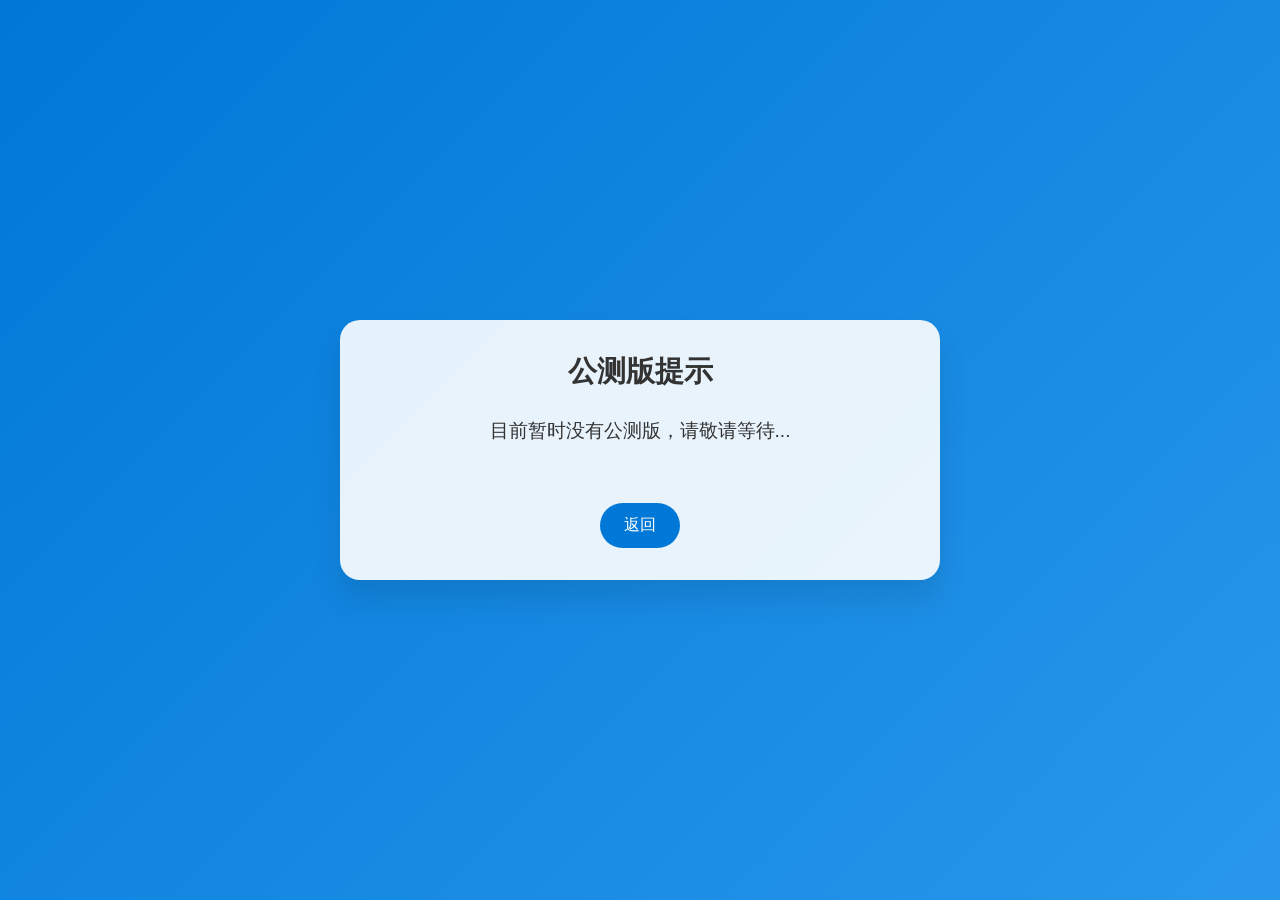
<file: gcb.html>
<!DOCTYPE html>
<html lang="zh-CN">
<head>
    <meta charset="UTF-8">
    <meta name="viewport" content="width=device-width, initial-scale=1.0">
    <title>公测版提示</title>
    <style>
        :root {
            --primary-color: #0078d7;
            --secondary-color: #50b6ff;
            --text-color: #333;
            --light-color: #fff;
            --shadow-color: rgba(0, 0, 0, 0.1);
        }

        * {
            box-sizing: border-box;
            margin: 0;
            padding: 0;
        }

        body {
            font-family: 'Segoe UI', Tahoma, Geneva, Verdana, sans-serif;
            background: linear-gradient(135deg, var(--primary-color), var(--secondary-color));
            margin: 0;
            padding: 0;
            min-height: 100vh;
            display: flex;
            justify-content: center;
            align-items: center;
            text-align: center;
            animation: gradientShift 15s ease infinite;
            background-size: 200% 200%;
        }

        @keyframes gradientShift {
            0% { background-position: 0% 50%; }
            50% { background-position: 100% 50%; }
            100% { background-position: 0% 50%; }
        }

        .notice-container {
            background: rgba(255, 255, 255, 0.9);
            padding: 2rem;
            border-radius: 1.25rem;
            box-shadow: 0 1.25rem 1.875rem var(--shadow-color);
            max-width: 600px;
            width: 90%;
        }

        .notice-title {
            color: var(--text-color);
            margin-bottom: 1.5rem;
            font-size: 1.8rem;
            font-weight: 700;
        }

        .notice-message {
            color: var(--text-color);
            font-size: 1.2rem;
            line-height: 1.6;
            margin-bottom: 2rem;
        }

        .home-link {
            display: inline-block;
            margin-top: 1.5rem;
            padding: 0.75rem 1.5rem;
            background: var(--primary-color);
            color: var(--light-color);
            border-radius: 1.5625rem;
            text-decoration: none;
            font-size: 1rem;
            transition: all 0.3s ease;
        }

        .home-link:hover {
            background: var(--secondary-color);
            transform: translateY(-0.1875rem);
            box-shadow: 0 0.5rem 1.25rem rgba(0, 120, 215, 0.5);
        }

        @media (max-width: 768px) {
            .notice-container {
                padding: 1.5rem;
            }

            .notice-title {
                font-size: 1.5rem;
            }

            .notice-message {
                font-size: 1rem;
            }
        }
    </style>
</head>
<body>
    <div class="notice-container">
        <h1 class="notice-title">公测版提示</h1>
        <p class="notice-message">目前暂时没有公测版，请敬请等待...</p>
        <a href="https://cyrcyrgo.github.io/" class="home-link">返回</a>
    </div>
</body>
</html>
</file>
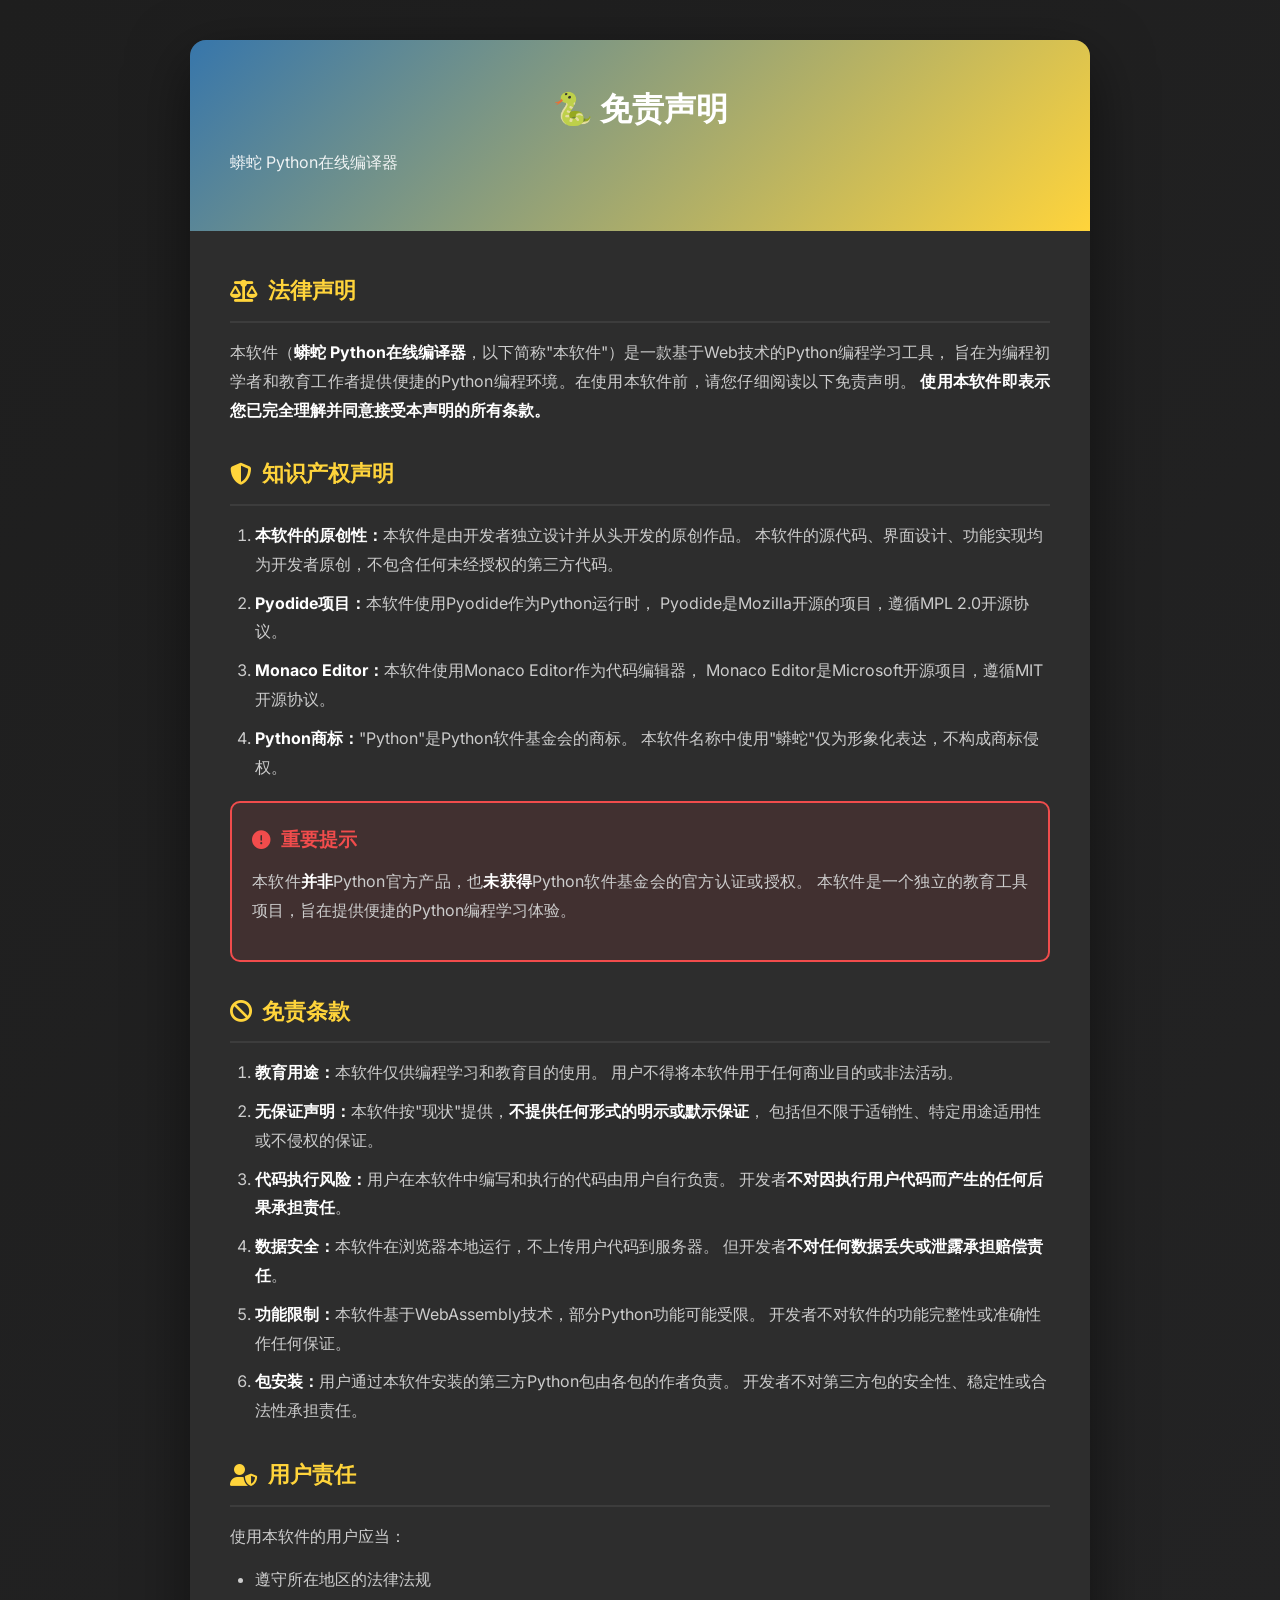
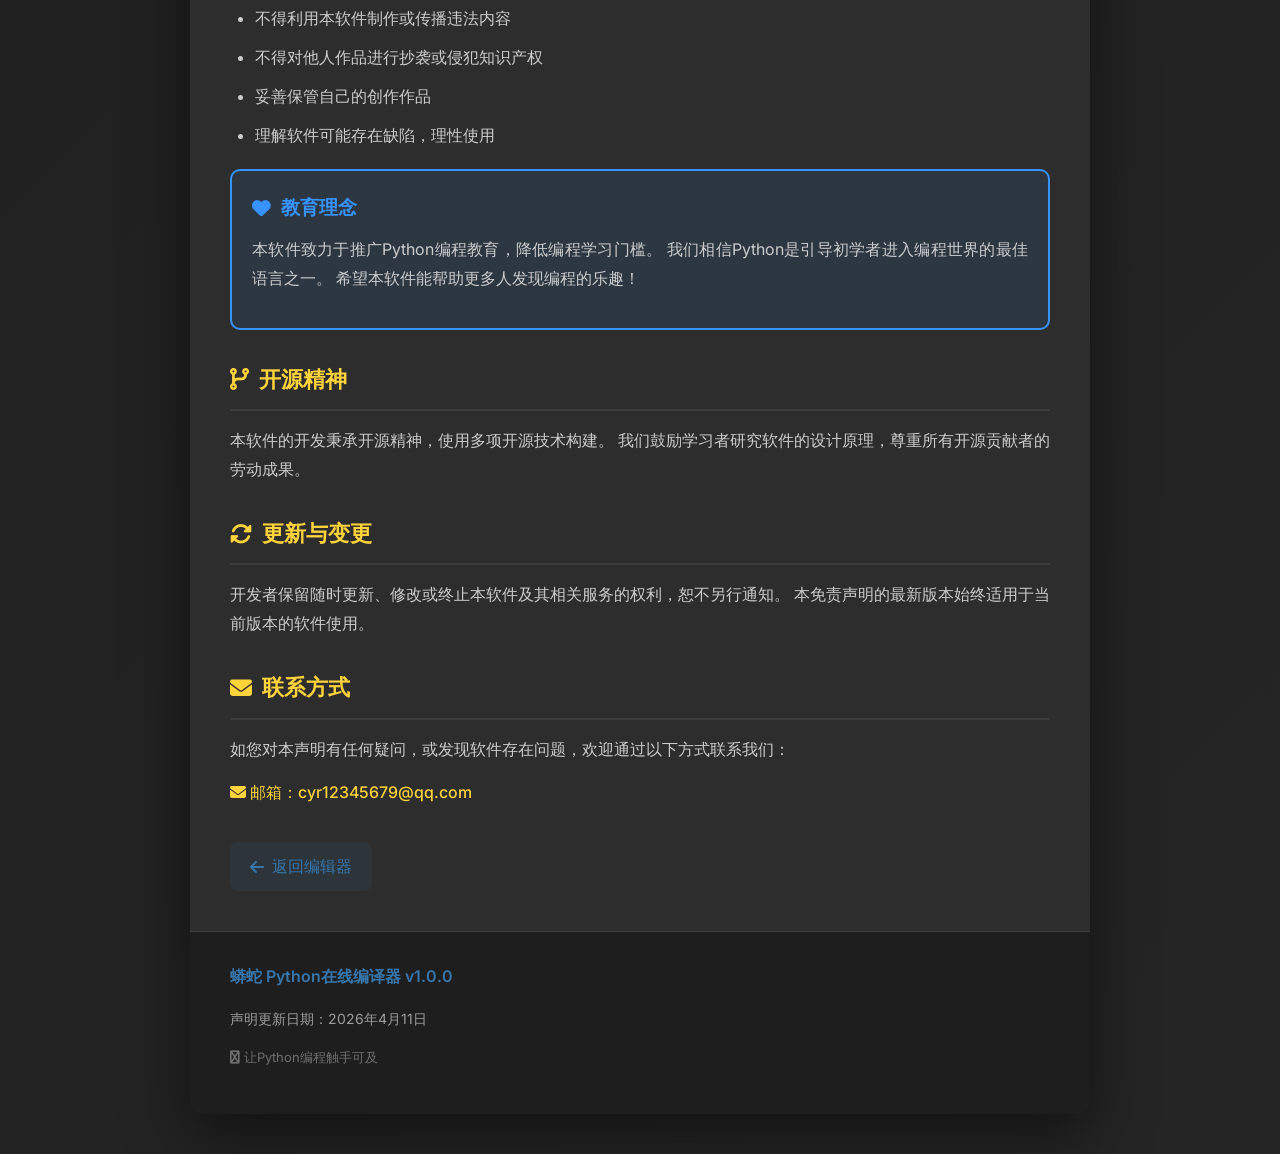
<file: 免责声明1.html>
<!DOCTYPE html>
<html lang="zh-CN">
<head>
    <meta charset="UTF-8">
    <meta name="viewport" content="width=device-width, initial-scale=1.0">
    <title>免责声明 - 蟒蛇 Python在线编译器</title>
    <link href="https://fonts.googleapis.com/css2?family=Inter:wght@400;500;600;700&display=swap" rel="stylesheet">
    <link rel="stylesheet" href="https://cdnjs.cloudflare.com/ajax/libs/font-awesome/6.4.0/css/all.min.css">
    <style>
        * {
            margin: 0;
            padding: 0;
            box-sizing: border-box;
        }
        
        body {
            font-family: 'Inter', -apple-system, BlinkMacSystemFont, 'Segoe UI', sans-serif;
            background: linear-gradient(135deg, #1E1E1E 0%, #252526 100%);
            min-height: 100vh;
            display: flex;
            align-items: center;
            justify-content: center;
            padding: 40px 20px;
            line-height: 1.8;
        }
        
        .container {
            max-width: 900px;
            background: #2D2D2D;
            border-radius: 16px;
            box-shadow: 0 20px 60px rgba(0, 0, 0, 0.5);
            overflow: hidden;
        }
        
        .header {
            background: linear-gradient(135deg, #3776AB 0%, #FFD43B 100%);
            color: white;
            padding: 40px;
            text-align: center;
        }
        
        .header h1 {
            font-size: 32px;
            margin-bottom: 10px;
            display: flex;
            align-items: center;
            justify-content: center;
            gap: 15px;
        }
        
        .header p {
            font-size: 16px;
            opacity: 0.9;
        }
        
        .content {
            padding: 40px;
            color: #CCCCCC;
        }
        
        h2 {
            color: #FFD43B;
            font-size: 22px;
            margin-top: 30px;
            margin-bottom: 15px;
            padding-bottom: 10px;
            border-bottom: 2px solid #3C3C3C;
            display: flex;
            align-items: center;
            gap: 10px;
        }
        
        h2:first-child {
            margin-top: 0;
        }
        
        p {
            margin-bottom: 15px;
            text-align: justify;
        }
        
        ul, ol {
            margin-bottom: 20px;
            padding-left: 25px;
        }
        
        li {
            margin-bottom: 10px;
        }
        
        .warning-box {
            background: rgba(241, 76, 76, 0.1);
            border: 2px solid #F14C4C;
            border-radius: 10px;
            padding: 20px;
            margin: 20px 0;
        }
        
        .warning-box h3 {
            color: #F14C4C;
            margin-bottom: 10px;
            display: flex;
            align-items: center;
            gap: 10px;
        }
        
        .info-box {
            background: rgba(55, 148, 255, 0.1);
            border: 2px solid #3794FF;
            border-radius: 10px;
            padding: 20px;
            margin: 20px 0;
        }
        
        .info-box h3 {
            color: #3794FF;
            margin-bottom: 10px;
            display: flex;
            align-items: center;
            gap: 10px;
        }
        
        .footer {
            background: #1E1E1E;
            padding: 30px 40px;
            text-align: center;
            color: #6E6E6E;
            border-top: 1px solid #3C3C3C;
        }
        
        .footer .version {
            font-weight: 600;
            color: #3776AB;
        }
        
        .footer .date {
            color: #9D9D9D;
            font-size: 14px;
        }
        
        .back-link {
            display: inline-flex;
            align-items: center;
            gap: 8px;
            color: #3776AB;
            text-decoration: none;
            font-weight: 500;
            margin-top: 20px;
            padding: 10px 20px;
            background: rgba(55, 118, 171, 0.1);
            border-radius: 8px;
            transition: all 0.3s ease;
        }
        
        .back-link:hover {
            background: rgba(55, 118, 171, 0.2);
            transform: translateX(-5px);
        }
        
        strong {
            color: #FFFFFF;
        }
        
        code {
            background: #1E1E1E;
            padding: 2px 6px;
            border-radius: 4px;
            font-family: 'JetBrains Mono', monospace;
            color: #FFD43B;
        }
    </style>
</head>
<body>
    <div class="container">
        <div class="header">
            <h1>
                🐍 免责声明
            </h1>
            <p>蟒蛇 Python在线编译器</p>
        </div>
        
        <div class="content">
            <h2><i class="fas fa-balance-scale"></i> 法律声明</h2>
            <p>
                本软件（<strong>蟒蛇 Python在线编译器</strong>，以下简称"本软件"）是一款基于Web技术的Python编程学习工具，
                旨在为编程初学者和教育工作者提供便捷的Python编程环境。在使用本软件前，请您仔细阅读以下免责声明。
                <strong>使用本软件即表示您已完全理解并同意接受本声明的所有条款。</strong>
            </p>
            
            <h2><i class="fas fa-shield-alt"></i> 知识产权声明</h2>
            <ol>
                <li>
                    <strong>本软件的原创性：</strong>本软件是由开发者独立设计并从头开发的原创作品。
                    本软件的源代码、界面设计、功能实现均为开发者原创，不包含任何未经授权的第三方代码。
                </li>
                <li>
                    <strong>Pyodide项目：</strong>本软件使用Pyodide作为Python运行时，
                    Pyodide是Mozilla开源的项目，遵循MPL 2.0开源协议。
                </li>
                <li>
                    <strong>Monaco Editor：</strong>本软件使用Monaco Editor作为代码编辑器，
                    Monaco Editor是Microsoft开源项目，遵循MIT开源协议。
                </li>
                <li>
                    <strong>Python商标：</strong>"Python"是Python软件基金会的商标。
                    本软件名称中使用"蟒蛇"仅为形象化表达，不构成商标侵权。
                </li>
            </ol>
            
            <div class="warning-box">
                <h3><i class="fas fa-exclamation-circle"></i> 重要提示</h3>
                <p>
                    本软件<strong>并非</strong>Python官方产品，也<strong>未获得</strong>Python软件基金会的官方认证或授权。
                    本软件是一个独立的教育工具项目，旨在提供便捷的Python编程学习体验。
                </p>
            </div>
            
            <h2><i class="fas fa-ban"></i> 免责条款</h2>
            <ol>
                <li>
                    <strong>教育用途：</strong>本软件仅供编程学习和教育目的使用。
                    用户不得将本软件用于任何商业目的或非法活动。
                </li>
                <li>
                    <strong>无保证声明：</strong>本软件按"现状"提供，<strong>不提供任何形式的明示或默示保证</strong>，
                    包括但不限于适销性、特定用途适用性或不侵权的保证。
                </li>
                <li>
                    <strong>代码执行风险：</strong>用户在本软件中编写和执行的代码由用户自行负责。
                    开发者<strong>不对因执行用户代码而产生的任何后果承担责任</strong>。
                </li>
                <li>
                    <strong>数据安全：</strong>本软件在浏览器本地运行，不上传用户代码到服务器。
                    但开发者<strong>不对任何数据丢失或泄露承担赔偿责任</strong>。
                </li>
                <li>
                    <strong>功能限制：</strong>本软件基于WebAssembly技术，部分Python功能可能受限。
                    开发者不对软件的功能完整性或准确性作任何保证。
                </li>
                <li>
                    <strong>包安装：</strong>用户通过本软件安装的第三方Python包由各包的作者负责。
                    开发者不对第三方包的安全性、稳定性或合法性承担责任。
                </li>
            </ol>
            
            <h2><i class="fas fa-user-shield"></i> 用户责任</h2>
            <p>使用本软件的用户应当：</p>
            <ul>
                <li>遵守所在地区的法律法规</li>
                <li>不得利用本软件制作或传播违法内容</li>
                <li>不得对他人作品进行抄袭或侵犯知识产权</li>
                <li>妥善保管自己的创作作品</li>
                <li>理解软件可能存在缺陷，理性使用</li>
            </ul>
            
            <div class="info-box">
                <h3><i class="fas fa-heart"></i> 教育理念</h3>
                <p>
                    本软件致力于推广Python编程教育，降低编程学习门槛。
                    我们相信Python是引导初学者进入编程世界的最佳语言之一。
                    希望本软件能帮助更多人发现编程的乐趣！
                </p>
            </div>
            
            <h2><i class="fas fa-code-branch"></i> 开源精神</h2>
            <p>
                本软件的开发秉承开源精神，使用多项开源技术构建。
                我们鼓励学习者研究软件的设计原理，尊重所有开源贡献者的劳动成果。
            </p>
            
            <h2><i class="fas fa-sync-alt"></i> 更新与变更</h2>
            <p>
                开发者保留随时更新、修改或终止本软件及其相关服务的权利，恕不另行通知。
                本免责声明的最新版本始终适用于当前版本的软件使用。
            </p>
            
            <h2><i class="fas fa-envelope"></i> 联系方式</h2>
            <p>
                如您对本声明有任何疑问，或发现软件存在问题，欢迎通过以下方式联系我们：
            </p>
            <p style="font-size: 16px; font-weight: 500; color: #FFD43B;">
                <i class="fas fa-envelope"></i> 邮箱：cyr12345679@qq.com
            </p>
            
            <a href="index.html" class="back-link">
                <i class="fas fa-arrow-left"></i>
                返回编辑器
            </a>
        </div>
        
        <div class="footer">
            <p class="version">蟒蛇 Python在线编译器 v1.0.0</p>
            <p class="date">声明更新日期：2026年4月11日</p>
            <p style="margin-top: 15px; font-size: 13px;">
                <i class="fas fa-python"></i> 
                让Python编程触手可及
            </p>
        </div>
    </div>
</body>
</html>
</file>
